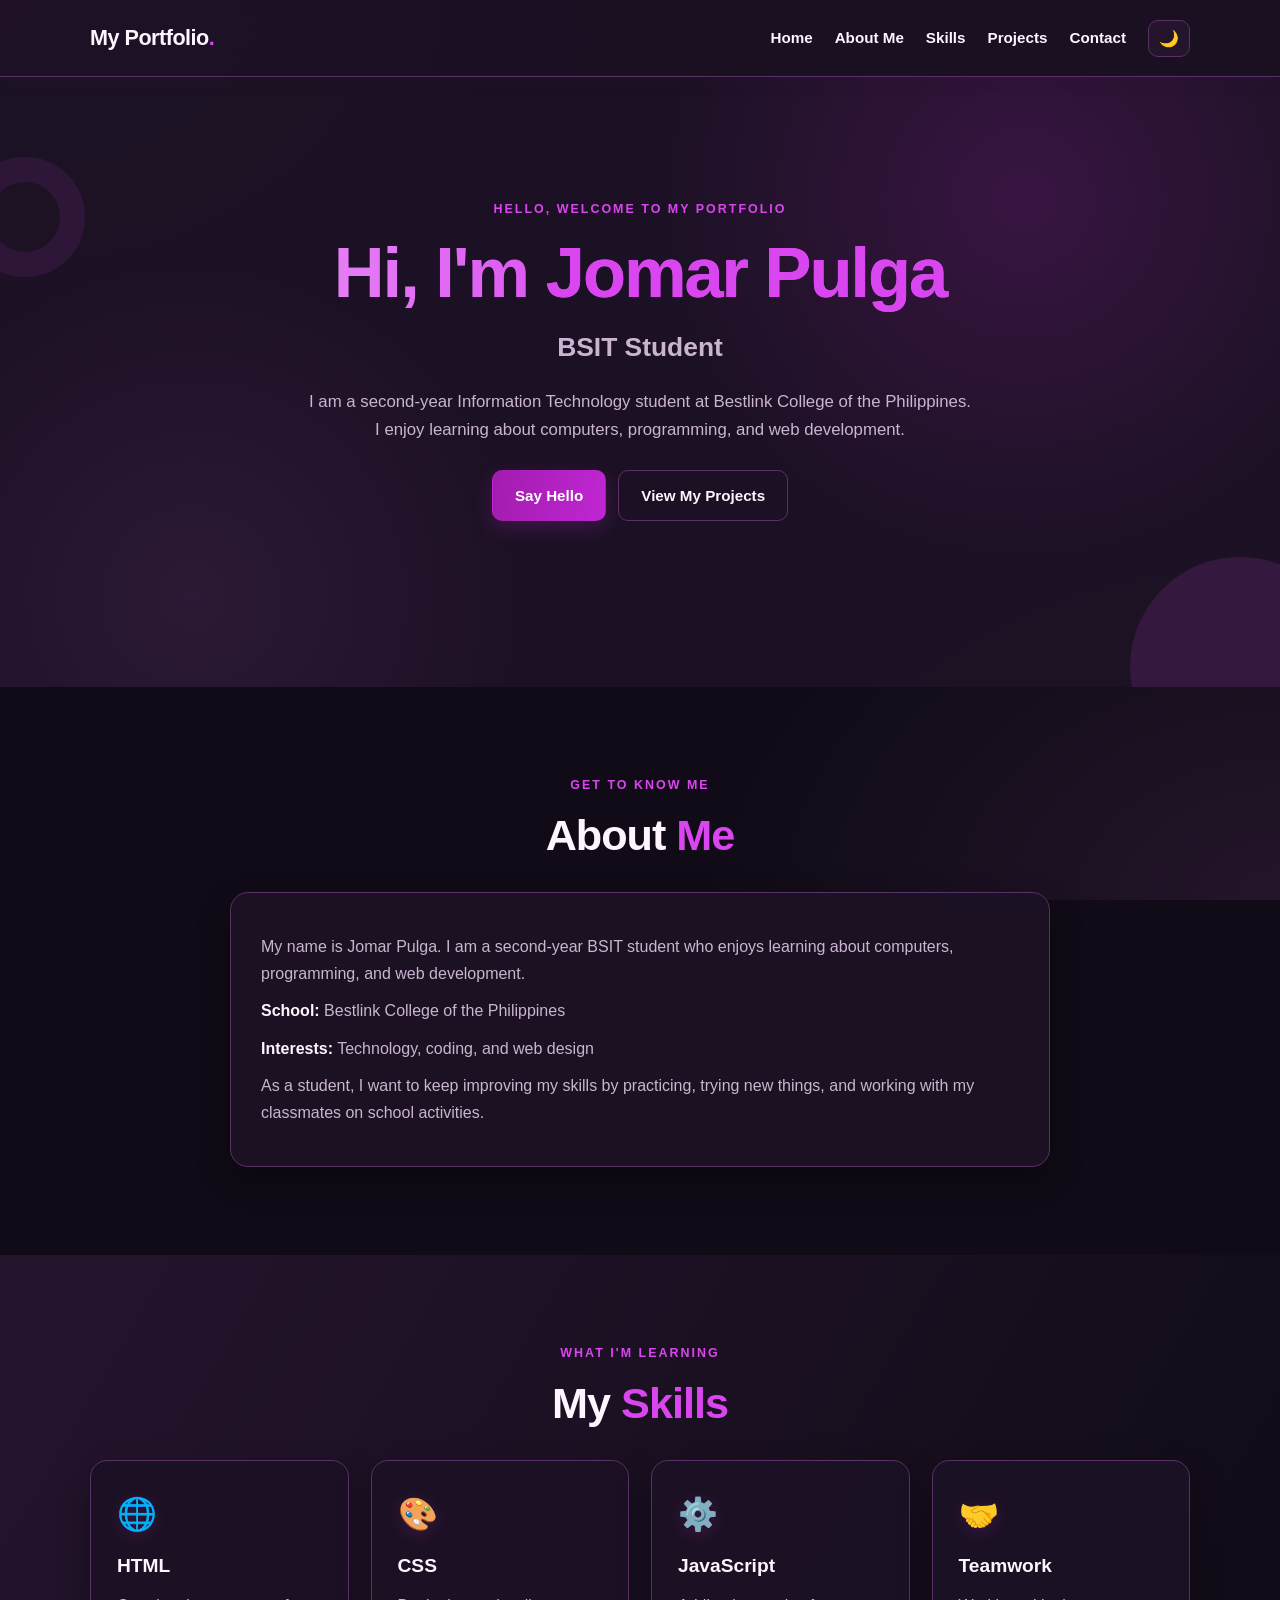
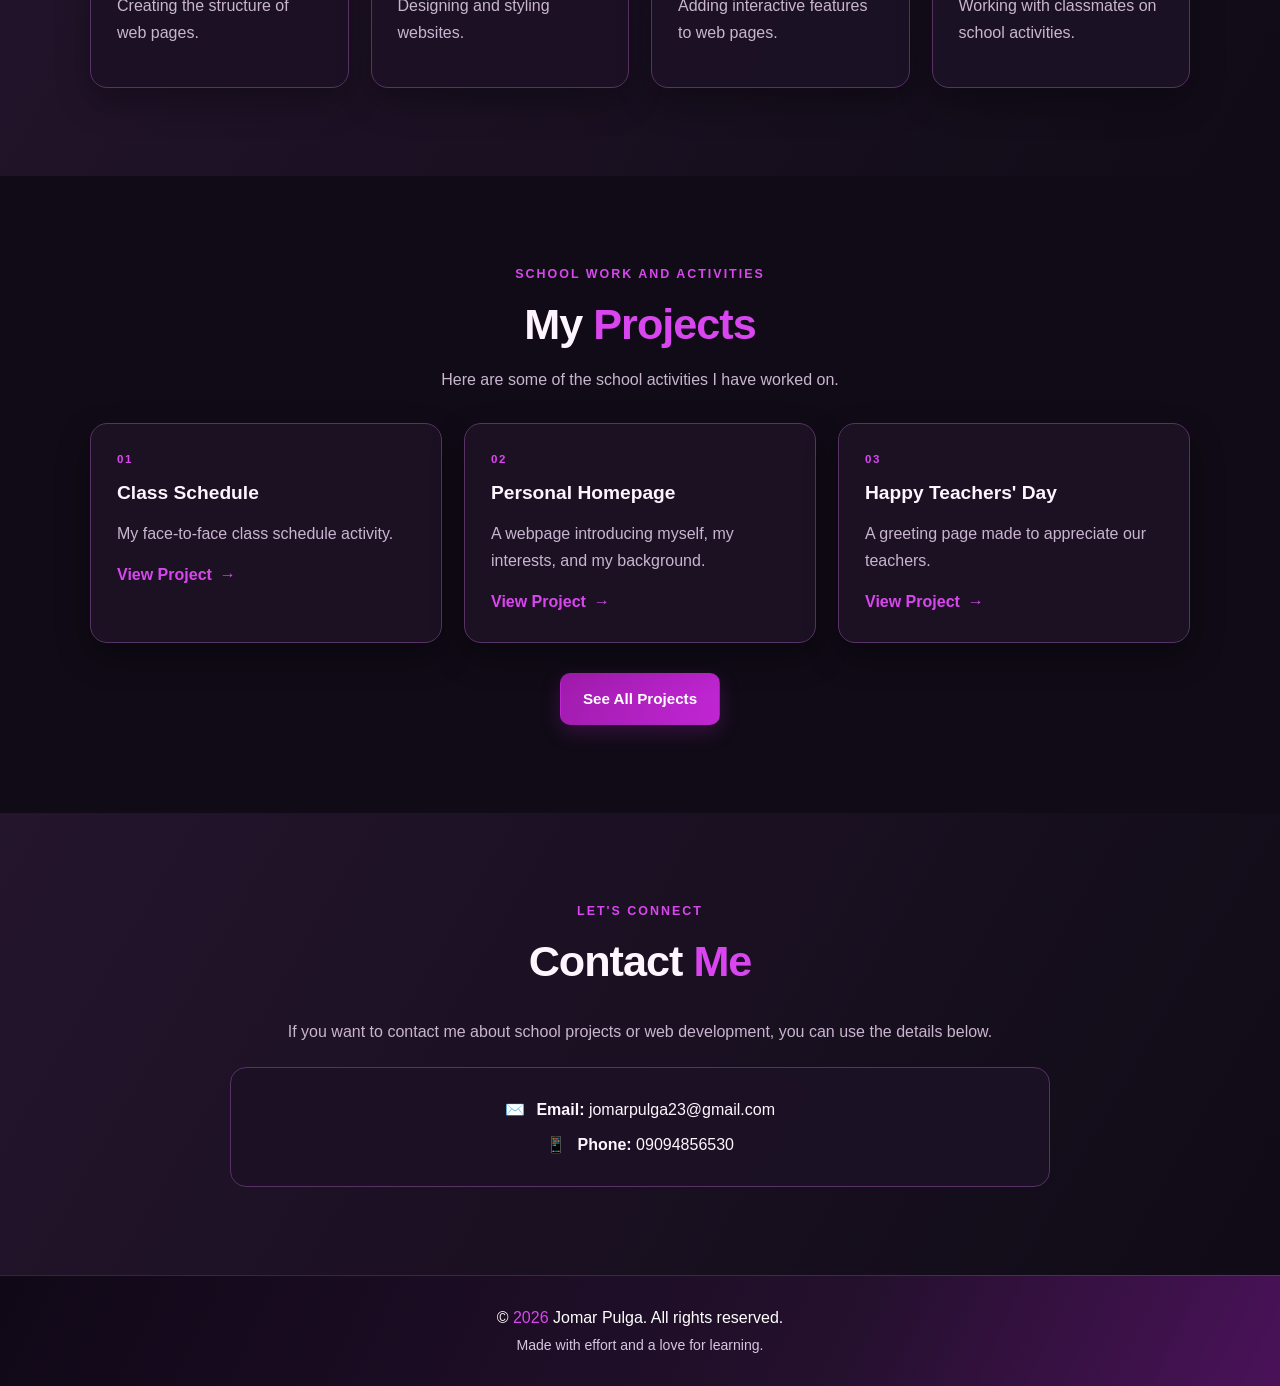
<file: index.html>
<!DOCTYPE html>
<html lang="en">
<head>
  <meta charset="UTF-8">
  <meta name="viewport" content="width=device-width, initial-scale=1.0">
  <title>My Portfolio | Jomar Pulga</title>
  <link rel="stylesheet" href="style.css">
  <script src="script.js" defer></script>
</head>
<body>
  <header class="site-header">
    <nav class="navbar container">
      <a class="logo" href="#home">My Portfolio<span>.</span></a>
      <div class="nav-links">
        <a href="#home">Home</a>
        <a href="#about">About Me</a>
        <a href="#skills">Skills</a>
        <a href="#projects">Projects</a>
        <a href="#contact">Contact</a>
        <button id="themeToggle" class="theme-toggle" type="button" aria-label="Toggle dark mode">🌙</button>
      </div>
    </nav>
  </header>

  <main>
    <section id="home" class="hero section">
      <div class="hero-content container">
        <p class="eyebrow">HELLO, WELCOME TO MY PORTFOLIO</p>
        <h1>Hi, I'm <span>Jomar Pulga</span></h1>
        <h2>BSIT Student</h2>
        <p class="hero-description">I am a second-year Information Technology student at Bestlink College of the Philippines. I enjoy learning about computers, programming, and web development.</p>
        <div class="hero-actions">
          <button id="welcomeButton" class="button button-primary" type="button">Say Hello</button>
          <a class="button button-outline" href="#projects">View My Projects</a>
        </div>
        <p id="welcomeMessage" class="welcome-message" aria-live="polite"></p>
      </div>
      <div class="hero-decoration decoration-one"></div>
      <div class="hero-decoration decoration-two"></div>
    </section>

    <section id="about" class="section">
      <div class="container narrow">
        <p class="eyebrow center">GET TO KNOW ME</p>
        <h2 class="section-title">About <span>Me</span></h2>
        <div class="about-panel">
          <p>My name is Jomar Pulga. I am a second-year BSIT student who enjoys learning about computers, programming, and web development.</p>
          <p><strong>School:</strong> Bestlink College of the Philippines</p>
          <p><strong>Interests:</strong> Technology, coding, and web design</p>
          <p>As a student, I want to keep improving my skills by practicing, trying new things, and working with my classmates on school activities.</p>
        </div>
      </div>
    </section>

    <section id="skills" class="section section-tinted">
      <div class="container">
        <p class="eyebrow center">WHAT I'M LEARNING</p>
        <h2 class="section-title">My <span>Skills</span></h2>
        <div class="cards skills-grid">
          <article class="card skill-card"><div class="card-icon">🌐</div><h3>HTML</h3><p>Creating the structure of web pages.</p></article>
          <article class="card skill-card"><div class="card-icon">🎨</div><h3>CSS</h3><p>Designing and styling websites.</p></article>
          <article class="card skill-card"><div class="card-icon">⚙️</div><h3>JavaScript</h3><p>Adding interactive features to web pages.</p></article>
          <article class="card skill-card"><div class="card-icon">🤝</div><h3>Teamwork</h3><p>Working with classmates on school activities.</p></article>
        </div>
      </div>
    </section>

    <section id="projects" class="section">
      <div class="container">
        <p class="eyebrow center">SCHOOL WORK AND ACTIVITIES</p>
        <h2 class="section-title">My <span>Projects</span></h2>
        <p class="section-intro">Here are some of the school activities I have worked on.</p>
        <div class="cards project-grid">
          <article class="card project-card">
            <div class="project-number">01</div><h3>Class Schedule</h3>
            <p>My face-to-face class schedule activity.</p>
            <a class="text-link" href="project.html">View Project <span>→</span></a>
          </article>
          <article class="card project-card">
            <div class="project-number">02</div><h3>Personal Homepage</h3>
            <p>A webpage introducing myself, my interests, and my background.</p>
            <a class="text-link" href="project.html">View Project <span>→</span></a>
          </article>
          <article class="card project-card">
            <div class="project-number">03</div><h3>Happy Teachers' Day</h3>
            <p>A greeting page made to appreciate our teachers.</p>
            <a class="text-link" href="project.html">View Project <span>→</span></a>
          </article>
        </div>
        <div class="center more-projects"><a class="button button-primary" href="project.html">See All Projects</a></div>
      </div>
    </section>

    <section id="contact" class="section section-tinted">
      <div class="container narrow contact-panel">
        <p class="eyebrow center">LET'S CONNECT</p>
        <h2 class="section-title">Contact <span>Me</span></h2>
        <p>If you want to contact me about school projects or web development, you can use the details below.</p>
        <div class="contact-details">
          <p><span>✉️</span> <strong>Email:</strong> jomarpulga23@gmail.com</p>
          <p><span>📱</span> <strong>Phone:</strong> 09094856530</p>
        </div>
      </div>
    </section>
  </main>

  <footer class="site-footer">
    <p>© <span id="currentYear">2026</span> Jomar Pulga. All rights reserved.</p>
    <p class="footer-note">Made with effort and a love for learning.</p>
  </footer>
  <button id="backToTop" class="back-to-top" type="button" aria-label="Back to top">↑</button>
</body>
</html>
</file>
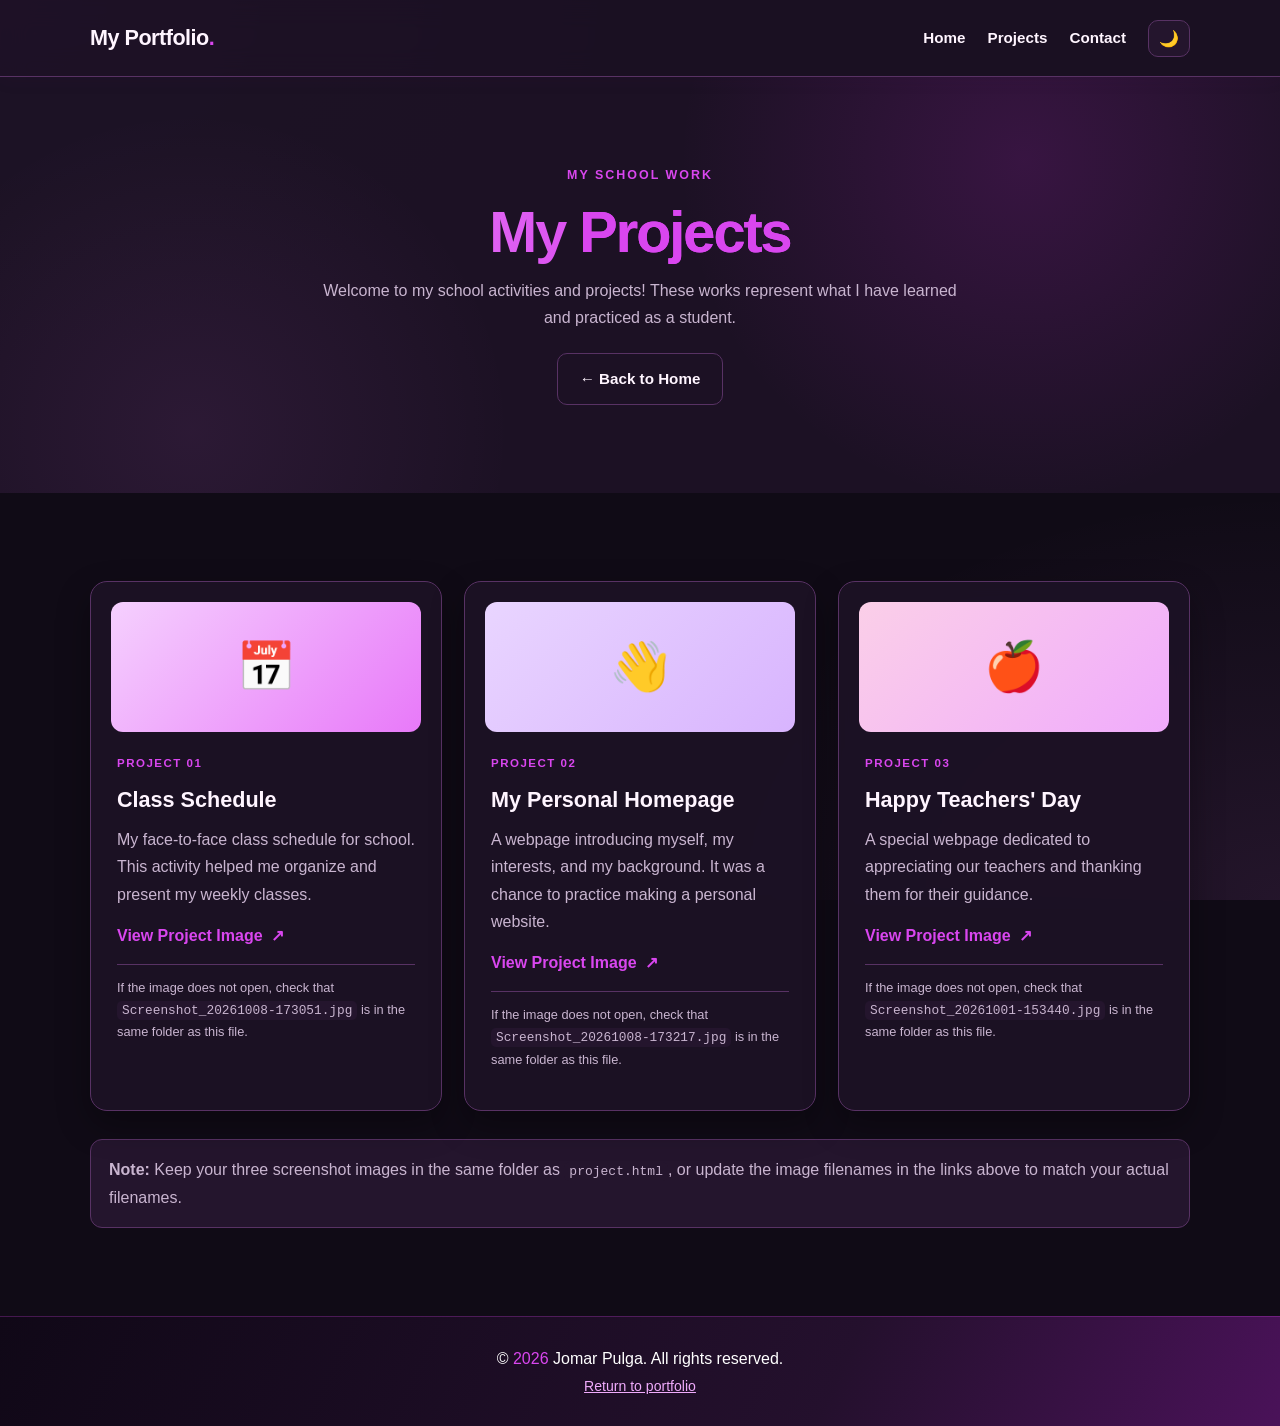
<file: project.html>
<!DOCTYPE html>
<html lang="en">
<head>
  <meta charset="UTF-8">
  <meta name="viewport" content="width=device-width, initial-scale=1.0">
  <title>My Projects | Jomar Pulga</title>
  <link rel="stylesheet" href="style.css">
  <script src="script.js" defer></script>
</head>
<body>
  <header class="site-header">
    <nav class="navbar container">
      <a class="logo" href="index.html">My Portfolio<span>.</span></a>
      <div class="nav-links">
        <a href="index.html">Home</a>
        <a href="#project-list">Projects</a>
        <a href="index.html#contact">Contact</a>
        <button id="themeToggle" class="theme-toggle" type="button" aria-label="Toggle dark mode">🌙</button>
      </div>
    </nav>
  </header>

  <main>
    <section class="projects-hero section">
      <div class="container">
        <p class="eyebrow">MY SCHOOL WORK</p>
        <h1>My <span>Projects</span></h1>
        <p>Welcome to my school activities and projects! These works represent what I have learned and practiced as a student.</p>
        <a class="button button-outline" href="index.html">← Back to Home</a>
      </div>
    </section>

    <section id="project-list" class="section">
      <div class="container">
        <div class="cards project-grid">
          <article class="card project-card project-detail">
            <div class="project-art art-blue"><span>📅</span></div>
            <div class="project-number">PROJECT 01</div>
            <h2>Class Schedule</h2>
            <p>My face-to-face class schedule for school. This activity helped me organize and present my weekly classes.</p>
            <a class="text-link" href="Screenshot_20261008-173051.jpg" target="_blank" rel="noopener">View Project Image <span>↗</span></a>
            <p class="image-help">If the image does not open, check that <code>Screenshot_20261008-173051.jpg</code> is in the same folder as this file.</p>
          </article>

          <article class="card project-card project-detail">
            <div class="project-art art-purple"><span>👋</span></div>
            <div class="project-number">PROJECT 02</div>
            <h2>My Personal Homepage</h2>
            <p>A webpage introducing myself, my interests, and my background. It was a chance to practice making a personal website.</p>
            <a class="text-link" href="Screenshot_20261008-173217.jpg" target="_blank" rel="noopener">View Project Image <span>↗</span></a>
            <p class="image-help">If the image does not open, check that <code>Screenshot_20261008-173217.jpg</code> is in the same folder as this file.</p>
          </article>

          <article class="card project-card project-detail">
            <div class="project-art art-orange"><span>🍎</span></div>
            <div class="project-number">PROJECT 03</div>
            <h2>Happy Teachers' Day</h2>
            <p>A special webpage dedicated to appreciating our teachers and thanking them for their guidance.</p>
            <a class="text-link" href="Screenshot_20261001-153440.jpg" target="_blank" rel="noopener">View Project Image <span>↗</span></a>
            <p class="image-help">If the image does not open, check that <code>Screenshot_20261001-153440.jpg</code> is in the same folder as this file.</p>
          </article>
        </div>
        <p class="notice"><strong>Note:</strong> Keep your three screenshot images in the same folder as <code>project.html</code>, or update the image filenames in the links above to match your actual filenames.</p>
      </div>
    </section>
  </main>

  <footer class="site-footer">
    <p>© <span id="currentYear">2026</span> Jomar Pulga. All rights reserved.</p>
    <p class="footer-note"><a href="index.html">Return to portfolio</a></p>
  </footer>
  <button id="backToTop" class="back-to-top" type="button" aria-label="Back to top">↑</button>
</body>
</html>
</file>
<file: style.css>
/* JOMAR PULGA - PORTFOLIO STYLES /
/ DARK MAGENTA + PURPLE THEME */

:root {
--background: #100B16;
--surface: rgba(29, 18, 37, 0.96);
--surface-soft: #24152D;
--text: #FFF5FF;
--muted: #C9B5D0;
--primary: #D946EF;
--primary-dark: #A21CAF;
--border: #583264;
--shadow: 0 14px 34px rgba(0, 0, 0, 0.32);
}

body.dark-mode {
--background: #0A0610;
--surface: rgba(20, 12, 27, 0.97);
--surface-soft: #1B1024;
--text: #FFF7FF;
--muted: #C4ACCE;
--primary: #E879F9;
--primary-dark: #C026D3;
--border: #472453;
--shadow: 0 14px 34px rgba(0, 0, 0, 0.42);
}

* {
  margin: 0;
  padding: 0;
  box-sizing: border-box;
  scroll-behavior: smooth;
  }

body {
font-family: Arial, Helvetica, sans-serif;
background: var(--background);
color: var(--text);
line-height: 1.7;
transition: background .25s ease, color .25s ease;
}

a { color: inherit; }

.container {
width: min(1100px, 90%);
margin: 0 auto;
}

.narrow { max-width: 820px; }
.center { text-align: center; }
span { color: var(--primary); }

.site-header {
position: sticky;
top: 0;
z-index: 100;
background: var(--surface);
border-bottom: 1px solid var(--border);
box-shadow: 0 3px 16px rgba(70, 20, 80, .08);
}

.navbar {
min-height: 76px;
display: flex;
justify-content: space-between;
align-items: center;
gap: 24px;
}

.logo {
font-size: 1.35rem;
font-weight: 800;
text-decoration: none;
letter-spacing: -.5px;
}

.logo span { color: var(--primary); }

.nav-links {
display: flex;
align-items: center;
justify-content: center;
gap: 22px;
}

.nav-links a {
text-decoration: none;
font-size: .95rem;
font-weight: 700;
transition: color .2s;
}

.nav-links a:hover,
.nav-links a:focus {
color: var(--primary);
}

.theme-toggle {
border: 1px solid var(--border);
background: var(--surface-soft);
color: var(--text);
border-radius: 10px;
padding: 8px 10px;
font-size: 1rem;
cursor: pointer;
}

.section {
padding: 88px 0;
scroll-margin-top: 85px;
}

.hero {
min-height: 610px;
display: flex;
align-items: center;
position: relative;
overflow: hidden;
background:
radial-gradient(circle at 85% 20%, rgba(217, 70, 239, .16), transparent 28%),
var(--surface);
}

.hero-content {
position: relative;
z-index: 2;
text-align: center;
}

.eyebrow {
color: var(--primary);
font-size: .78rem;
font-weight: 800;
letter-spacing: 2px;
margin-bottom: 14px;
}

.hero h1,
.projects-hero h1 {
font-size: clamp(2.4rem, 6vw, 4.4rem);
line-height: 1.12;
letter-spacing: -2px;
margin-bottom: 12px;
}

.hero h2 {
color: var(--muted);
font-size: clamp(1.2rem, 3vw, 1.65rem);
margin-bottom: 18px;
}

.hero-description {
max-width: 670px;
margin: 0 auto 25px;
color: var(--muted);
font-size: 1.05rem;
}

.hero-actions {
display: flex;
justify-content: center;
flex-wrap: wrap;
gap: 12px;
}

.button {
display: inline-flex;
justify-content: center;
align-items: center;
gap: 8px;
border-radius: 10px;
padding: 12px 22px;
font-weight: 700;
text-decoration: none;
border: 1px solid transparent;
cursor: pointer;
font-size: .95rem;
transition: .2s ease;
}

.button-primary {
background: var(--primary);
color: #fff;
}

.button-primary:hover {
background: var(--primary-dark);
transform: translateY(-2px);
}

.button-outline {
background: transparent;
color: var(--text);
border-color: var(--border);
}

.button-outline:hover {
border-color: var(--primary);
color: var(--primary);
transform: translateY(-2px);
}

.welcome-message {
min-height: 28px;
margin-top: 16px;
color: var(--primary);
font-weight: 700;
}

.hero-decoration {
position: absolute;
border-radius: 50%;
pointer-events: none;
}

.decoration-one {
width: 220px;
height: 220px;
right: -70px;
bottom: -90px;
background: rgba(217, 70, 239, .12);
}

.decoration-two {
width: 120px;
height: 120px;
left: -35px;
top: 80px;
border: 25px solid rgba(217, 70, 239, .09);
}

.section-title {
text-align: center;
font-size: clamp(2rem, 4vw, 2.7rem);
line-height: 1.2;
margin-bottom: 30px;
letter-spacing: -1px;
}

.section-title span { color: var(--primary); }

.section-tinted { background: var(--surface-soft); }

.about-panel {
padding: 30px;
border-radius: 18px;
background: var(--surface);
border: 1px solid var(--border);
box-shadow: var(--shadow);
}

.about-panel p {
margin: 10px 0;
color: var(--muted);
}

.about-panel strong { color: var(--text); }

.cards {
display: grid;
grid-template-columns: repeat(3, minmax(0, 1fr));
gap: 22px;
}

.skills-grid {
grid-template-columns: repeat(4, minmax(0, 1fr));
}

.card {
padding: 26px;
border-radius: 17px;
background: var(--surface);
border: 1px solid var(--border);
box-shadow: var(--shadow);
transition: transform .25s ease, box-shadow .25s ease;
}

.card:hover {
transform: translateY(-6px);
box-shadow: 0 16px 35px rgba(217, 70, 239, .15);
border-color: var(--primary);
}

.card h3 {
font-size: 1.2rem;
margin: 8px 0 10px;
}

.card p {
color: var(--muted);
margin-bottom: 14px;
}

.card-icon { font-size: 2rem; }

.section-intro {
text-align: center;
color: var(--muted);
margin: -15px auto 30px;
}

.project-number {
font-size: .72rem;
color: var(--primary);
font-weight: 800;
letter-spacing: 1.5px;
margin-bottom: 8px;
}

.text-link {
display: inline-flex;
align-items: center;
gap: 8px;
color: var(--primary);
text-decoration: none;
font-weight: 800;
}

.text-link:hover { text-decoration: underline; }

.more-projects { margin-top: 30px; }

.contact-panel { text-align: center; }

.contact-panel > p:not(.eyebrow) {
color: var(--muted);
}

.contact-details {
margin-top: 22px;
padding: 20px;
background: var(--surface);
border: 1px solid var(--border);
border-radius: 16px;
}

.contact-details p {
margin: 8px 0;
color: var(--text);
}

.contact-details span { margin-right: 7px; }

.site-footer {
padding: 25px 5%;
background: #170D20;
color: #fff;
text-align: center;
border-top: 1px solid var(--border);
}

.site-footer p { margin: 3px 0; }

.site-footer .footer-note {
color: #D8C5E0;
font-size: .88rem;
}

.site-footer a { color: #F0ABFC; }

.back-to-top {
position: fixed;
right: 22px;
bottom: 22px;
z-index: 90;
width: 46px;
height: 46px;
border: 0;
border-radius: 50%;
background: var(--primary);
color: white;
font-size: 1.5rem;
box-shadow: var(--shadow);
cursor: pointer;
opacity: 0;
visibility: hidden;
transform: translateY(10px);
transition: .25s;
}

.back-to-top.visible {
opacity: 1;
visibility: visible;
transform: translateY(0);
}

.projects-hero {
background:
radial-gradient(circle at 80% 20%, rgba(217, 70, 239, .16), transparent 30%),
var(--surface);
}

.projects-hero .container { text-align: center; }

.projects-hero h1 {
font-size: clamp(2.5rem, 5vw, 3.6rem);
}

.projects-hero p:not(.eyebrow) {
max-width: 650px;
margin: 0 auto 22px;
color: var(--muted);
}

.project-detail h2 {
font-size: 1.35rem;
margin: 8px 0;
}

.project-art {
display: grid;
place-items: center;
height: 130px;
margin: -6px -6px 22px;
border-radius: 12px;
font-size: 3rem;
}

.art-blue {
background: linear-gradient(135deg, #F5D0FE, #E879F9);
}

.art-purple {
background: linear-gradient(135deg, #E9D5FF, #D8B4FE);
}

.art-orange {
background: linear-gradient(135deg, #FBCFE8, #F0ABFC);
}

body.dark-mode .art-blue {
background: linear-gradient(135deg, #581C66, #86198F);
}

body.dark-mode .art-purple {
background: linear-gradient(135deg, #3B1D50, #6B21A8);
}

body.dark-mode .art-orange {
background: linear-gradient(135deg, #701A55, #9D174D);
}

.image-help {
font-size: .8rem;
border-top: 1px solid var(--border);
padding-top: 12px;
margin-top: 15px;
}

code {
background: var(--surface-soft);
padding: 2px 5px;
border-radius: 5px;
overflow-wrap: anywhere;
}

.notice {
margin-top: 28px;
padding: 16px 18px;
border-radius: 12px;
background: var(--surface-soft);
color: var(--muted);
border: 1px solid var(--border);
}

/* DARK MAGENTA GLOW EFFECTS */

body {
background-image:
radial-gradient(ellipse at top left, rgba(192, 38, 211, .14), transparent 38%),
radial-gradient(ellipse at bottom right, rgba(232, 121, 249, .09), transparent 32%);
background-attachment: fixed;
}

.site-header {
background: color-mix(in srgb, var(--surface) 88%, transparent);
backdrop-filter: blur(14px);
}

.logo span,
.section-title span { color: var(--primary); }

.hero,
.projects-hero {
background:
radial-gradient(circle at 80% 20%, rgba(192, 38, 211, .17), transparent 32%),
radial-gradient(circle at 15% 85%, rgba(232, 121, 249, .08), transparent 28%),
var(--surface);
}

.hero h1,
.projects-hero h1 {
background: linear-gradient(95deg, #F0ABFC, #D946EF, #C084FC);
-webkit-background-clip: text;
background-clip: text;
color: transparent;
}

.button-primary {
background: linear-gradient(100deg, #A21CAF, #C026D3);
box-shadow: 0 7px 20px rgba(192, 38, 211, .22);
}

.button-primary:hover {
background: linear-gradient(100deg, #86198F, #E879F9);
box-shadow: 0 10px 26px rgba(232, 121, 249, .22);
}

.button-outline:hover,
.theme-toggle:hover {
border-color: var(--primary);
box-shadow: 0 0 0 3px rgba(217, 70, 239, .12);
}

.card,
.about-panel,
.contact-details {
transition: transform .25s ease, box-shadow .25s ease, border-color .25s ease;
backdrop-filter: blur(8px);
}

.card:hover {
border-color: var(--primary);
box-shadow:
0 18px 38px rgba(192, 38, 211, .14),
0 0 18px rgba(232, 121, 249, .06);
}

.text-link,
a:hover { text-underline-offset: 4px; }

.text-link:hover { color: #F0ABFC; }

.card-icon {
filter: drop-shadow(0 4px 8px rgba(192, 38, 211, .18));
}

.section-tinted {
background: linear-gradient(120deg, var(--surface-soft), transparent);
}

.site-footer {
background: linear-gradient(115deg, #100817, #24102D 65%, #4A1259);
border-top: 1px solid rgba(217, 70, 239, .25);
}

.back-to-top {
background: linear-gradient(135deg, #A21CAF, #D946EF);
}

::selection {
background: rgba(217, 70, 239, .30);
color: var(--text);
}

/* RESPONSIVE DESIGN */

@media (max-width: 850px) {
.navbar {
flex-direction: column;
padding: 16px 0;
gap: 12px;
}

.nav-links {
flex-wrap: wrap;
gap: 14px 18px;
}

.skills-grid {
grid-template-columns: repeat(2, minmax(0, 1fr));
}

.cards {
grid-template-columns: repeat(2, minmax(0, 1fr));
}

.section { padding: 68px 0; }
}

@media (max-width: 550px) {
.container { width: 90%; }

.nav-links { gap: 10px 13px; }

.nav-links a { font-size: .83rem; }

.theme-toggle { padding: 6px 8px; }

.hero { min-height: 570px; }

.hero h1 { letter-spacing: -1px; }

.hero-description { font-size: .97rem; }

.section { padding: 55px 0; }

.section-title { font-size: 1.9rem; }

.cards,
.skills-grid { grid-template-columns: 1fr; }

.card { padding: 22px; }

.about-panel { padding: 22px; }

.project-art { height: 110px; }

.back-to-top {
right: 15px;
bottom: 15px;
}
}

@media (prefers-reduced-motion: reduce) {
*,
*::before,
*::after {
scroll-behavior: auto !important;
transition-duration: .01ms !important;
}
}
</file>
